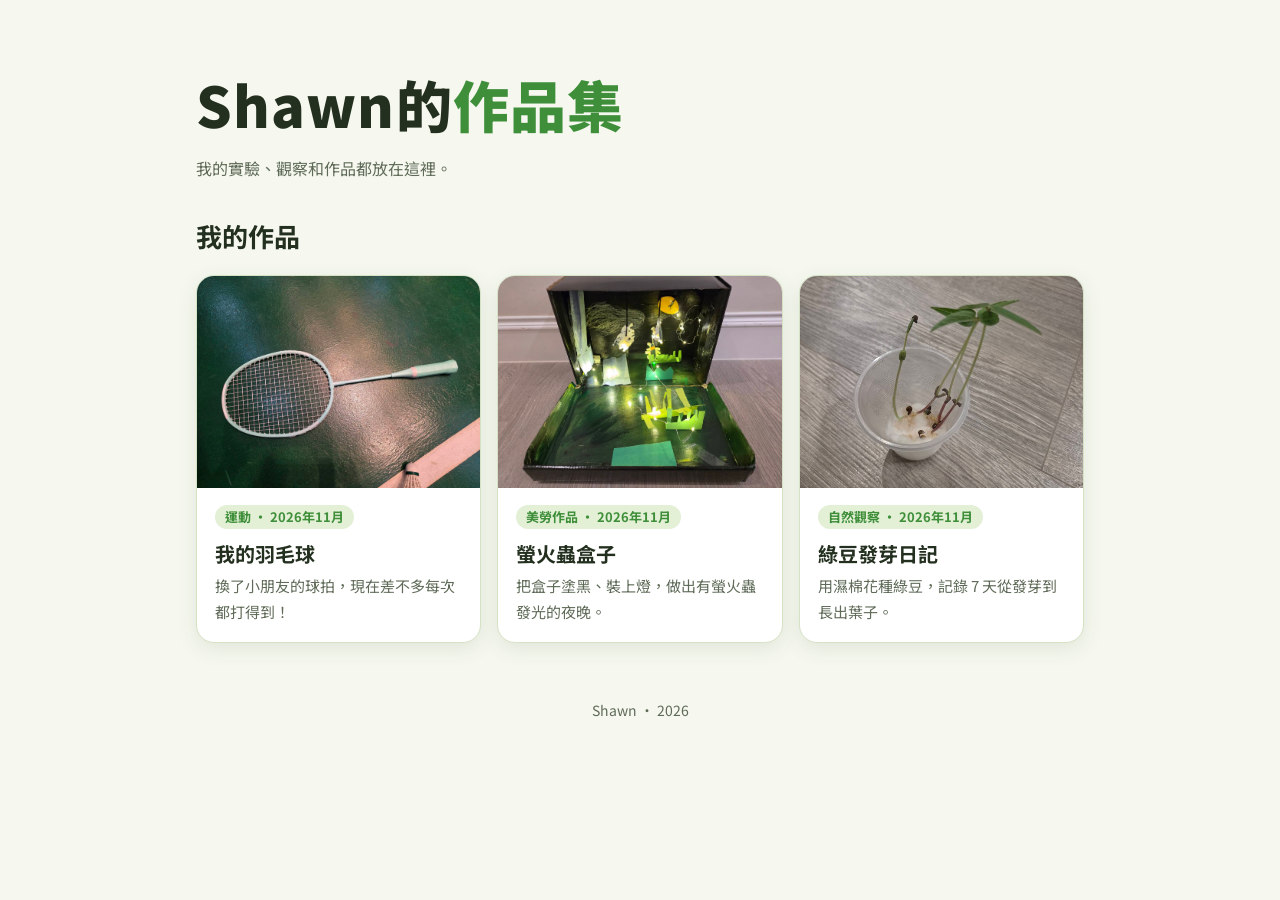
<file: index.html>
<!doctype html>
<html lang="zh-Hant">
<head>
<meta charset="utf-8">
<meta name="viewport" content="width=device-width, initial-scale=1, viewport-fit=cover">
<title>Shawn的作品集</title>
<link rel="preconnect" href="https://fonts.googleapis.com">
<link href="https://fonts.googleapis.com/css2?family=Noto+Sans+TC:wght@400;700;900&display=swap" rel="stylesheet">
<link rel="stylesheet" href="style.css">
<style>
  header { padding-block: 56px 32px; }
  h1 { font-size: clamp(34px, 8vw, 56px); font-weight: 900; margin: 0 0 4px; letter-spacing: .02em; text-wrap: balance; }
  h1 span { color: var(--green); }
  .sub { color: var(--muted); margin: 0; }

  .projects { display: grid; grid-template-columns: repeat(auto-fill, minmax(260px, 1fr)); gap: 16px; margin-bottom: 48px; }
  .project {
    display: grid; grid-template-rows: auto 1fr; background: var(--card); border: 1px solid var(--line);
    border-radius: 18px; overflow: hidden; box-shadow: var(--shadow); color: inherit; text-decoration: none;
    transition: transform .15s ease;
  }
  .project:hover { transform: translateY(-3px); }
  @media (prefers-reduced-motion: reduce) { .project { transition: none; } .project:hover { transform: none; } }
  .project img { width: 100%; aspect-ratio: 4 / 3; object-fit: cover; display: block; background: var(--green-soft); }
  .project-body { padding: 14px 18px 18px; }
  .tag { display: inline-block; background: var(--green-soft); color: var(--green); font-weight: 700; font-size: 13px; border-radius: 999px; padding: 1px 10px; }
  .project h3 { margin: 8px 0 2px; font-size: 20px; }
  .project p { margin: 0; color: var(--muted); font-size: 15px; }
</style>
</head>
<body>
<div class="wrap">
  <header>
    <h1>Shawn的<span>作品集</span></h1>
    <p class="sub">我的實驗、觀察和作品都放在這裡。</p>
  </header>

  <h2>我的作品</h2>
  <section class="projects">
    <a class="project" href="badminton/">
      <img src="badminton/photos/racket.jpg" alt="Shawn 的薄荷綠色小朋友羽毛球拍">
      <div class="project-body">
        <span class="tag">運動 · 2026年11月</span>
        <h3>我的羽毛球</h3>
        <p>換了小朋友的球拍，現在差不多每次都打得到！</p>
      </div>
    </a>
    <a class="project" href="firefly/">
      <img src="firefly/photos/all-on.jpg" alt="燈全開的螢火蟲盒子作品">
      <div class="project-body">
        <span class="tag">美勞作品 · 2026年11月</span>
        <h3>螢火蟲盒子</h3>
        <p>把盒子塗黑、裝上燈，做出有螢火蟲發光的夜晚。</p>
      </div>
    </a>
    <a class="project" href="mung-bean/">
      <img src="mung-bean/photos/day6.jpg" alt="綠豆苗長出綠色葉子">
      <div class="project-body">
        <span class="tag">自然觀察 · 2026年11月</span>
        <h3>綠豆發芽日記</h3>
        <p>用濕棉花種綠豆，記錄 7 天從發芽到長出葉子。</p>
      </div>
    </a>
  </section>

  <footer>Shawn · 2026</footer>
</div>
</body>
</html>
</file>
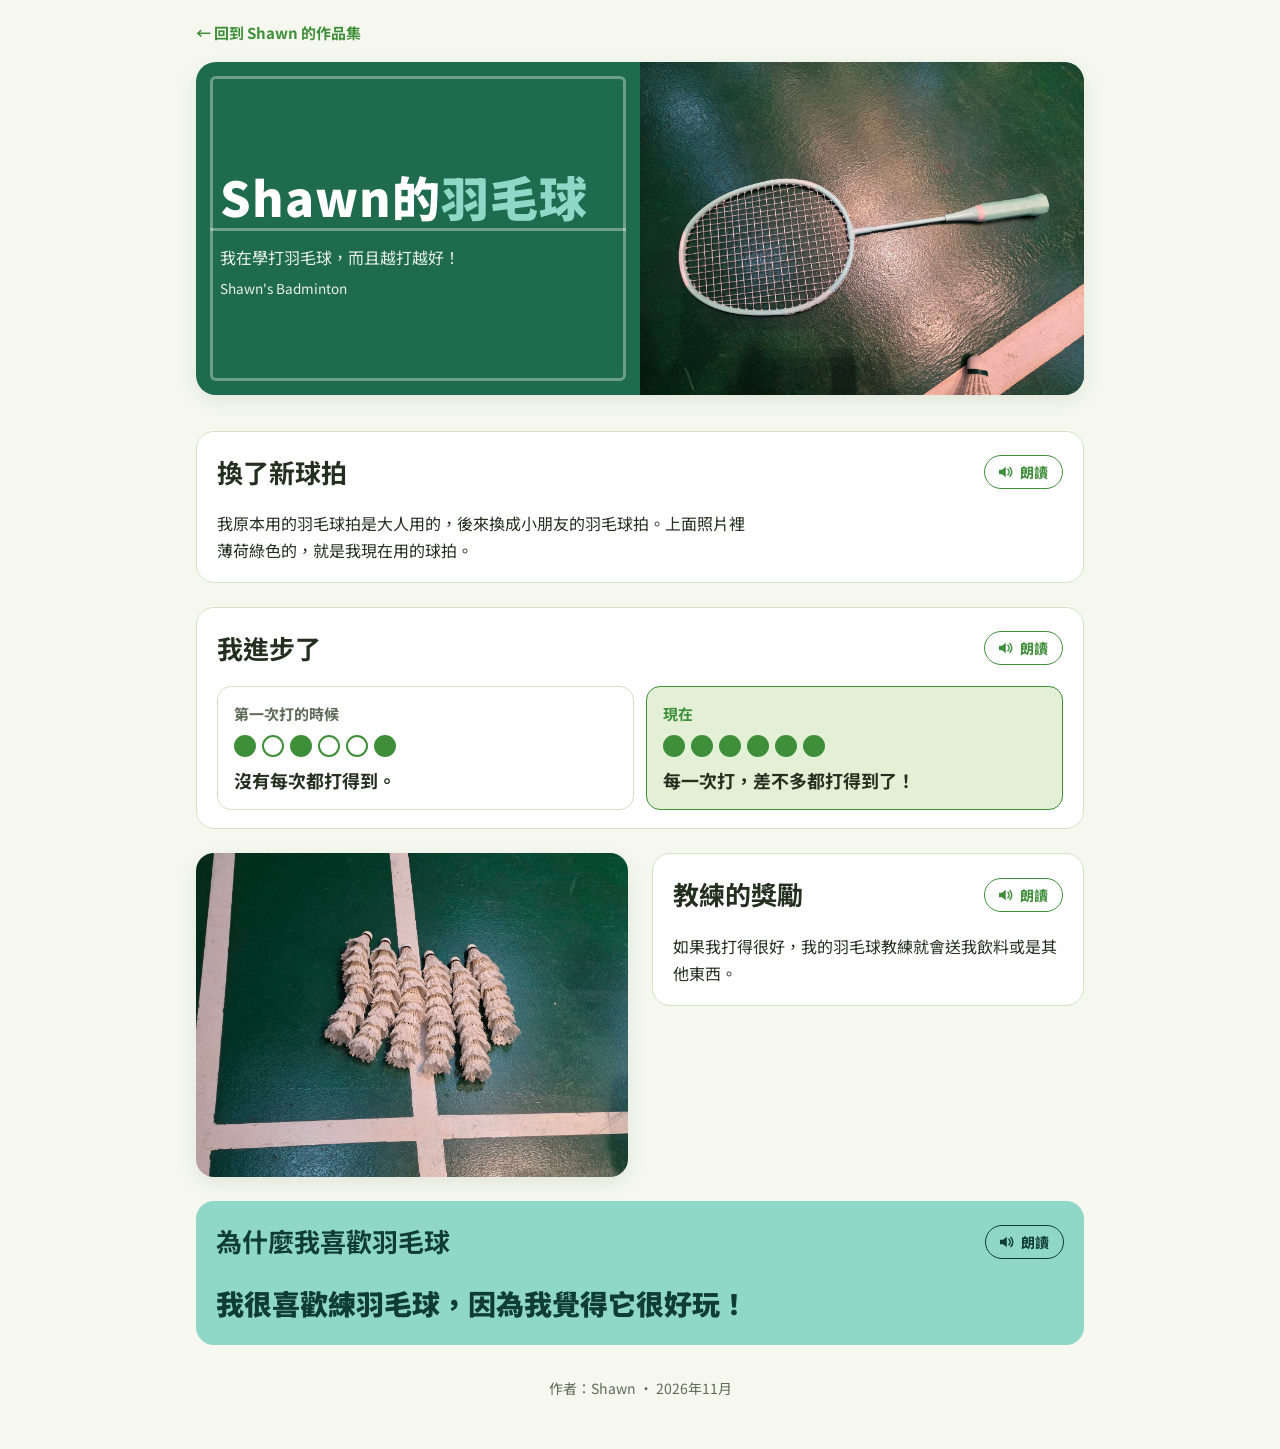
<file: badminton/index.html>
<!doctype html>
<html lang="zh-Hant">
<head>
<meta charset="utf-8">
<meta name="viewport" content="width=device-width, initial-scale=1, viewport-fit=cover">
<title>Shawn的羽毛球</title>
<link rel="preconnect" href="https://fonts.googleapis.com">
<link href="https://fonts.googleapis.com/css2?family=Noto+Sans+TC:wght@400;700;900&display=swap" rel="stylesheet">
<link rel="stylesheet" href="../style.css">
<style>
  /* Court page: green court colors with white court lines, mint accent from Shawn's racket */
  :root {
    --court: #1f6b4f;
    --court-line: #ffffff;
    --mint: #8fd8c8;
    --mint-ink: #0f3d33;
  }
  @media (prefers-color-scheme: dark) {
    :root { --court: #164d39; --court-line: #e9f2ec; --mint: #7ccab9; --mint-ink: #0b2c25; }
  }

  .hero {
    position: relative; margin: 16px 0 36px; border-radius: 20px; overflow: hidden;
    background: var(--court); color: var(--court-line); box-shadow: var(--shadow);
    display: grid; grid-template-columns: repeat(auto-fit, minmax(260px, 1fr)); align-items: stretch;
  }
  .hero-text { padding: 28px 24px; display: grid; align-content: center; gap: 6px; position: relative; }
  /* court lines */
  .hero-text::before {
    content: ""; position: absolute; inset: 14px; border: 3px solid rgba(255,255,255,.35); border-radius: 6px; pointer-events: none;
  }
  .hero-text::after {
    content: ""; position: absolute; left: 14px; right: 14px; top: 50%; border-top: 3px solid rgba(255,255,255,.35); pointer-events: none;
  }
  .hero h1 { font-size: clamp(30px, 7vw, 48px); font-weight: 900; margin: 0; letter-spacing: .02em; text-wrap: balance; position: relative; }
  .hero h1 span { color: var(--mint); }
  .hero p { margin: 0; opacity: .9; position: relative; }
  .hero img { width: 100%; height: 100%; min-height: 220px; max-width: 100%; object-fit: cover; display: block; }

  .block { background: var(--card); border: 1px solid var(--line); border-radius: 18px; padding: 18px 20px; margin-bottom: 24px; }
  .block p { margin: 0; max-width: 60ch; }

  .progress { display: grid; grid-template-columns: repeat(auto-fit, minmax(220px, 1fr)); gap: 12px; margin: 14px 0 0; }
  .stage { border-radius: 14px; padding: 14px 16px; border: 1px solid var(--line); display: grid; gap: 8px; }
  .stage b { font-size: 15px; color: var(--muted); }
  .stage .say { font-size: 18px; font-weight: 700; }
  .stage.now { background: var(--green-soft); border-color: var(--green); }
  .stage.now b { color: var(--green); }
  .hits { display: flex; gap: 6px; flex-wrap: wrap; }
  .hit { width: 22px; height: 22px; border-radius: 50%; border: 2px solid var(--green); }
  .hit.yes { background: var(--green); }

  .two { display: grid; grid-template-columns: repeat(auto-fit, minmax(260px, 1fr)); gap: 24px; align-items: start; margin-bottom: 24px; }
  .two .block { margin-bottom: 0; }
  .photo { width: 100%; max-width: 100%; border-radius: 18px; display: block; box-shadow: var(--shadow); }

  .love { background: var(--mint); color: var(--mint-ink); border: 0; }
  .love .read-btn { background: transparent; color: var(--mint-ink); border-color: var(--mint-ink); }
  .love.reading { outline-color: var(--mint-ink); }
  .love .big { font-size: clamp(22px, 5vw, 28px); font-weight: 900; margin: 0; }
</style>
</head>
<body>
<div class="wrap">
  <nav class="back"><a href="../">← 回到 Shawn 的作品集</a></nav>

  <section class="hero">
    <div class="hero-text">
      <h1>Shawn的<span>羽毛球</span></h1>
      <p>我在學打羽毛球，而且越打越好！</p>
      <p lang="en" style="font-size:.85em">Shawn's Badminton</p>
    </div>
    <img src="photos/racket.jpg" alt="Shawn 的小朋友羽毛球拍，薄荷綠色，放在綠色的球場上，旁邊有一顆羽毛球">
  </section>

  <section class="block" data-read>
    <div class="heading-row"><h2>換了新球拍</h2><span class="read-slot"></span></div>
    <p>我原本用的羽毛球拍是大人用的，後來換成小朋友的羽毛球拍。上面照片裡薄荷綠色的，就是我現在用的球拍。</p>
  </section>

  <section class="block" data-read>
    <div class="heading-row"><h2>我進步了</h2><span class="read-slot"></span></div>
    <div class="progress">
      <div class="stage">
        <b>第一次打的時候</b>
        <div class="hits" aria-hidden="true">
          <span class="hit yes"></span><span class="hit"></span><span class="hit yes"></span><span class="hit"></span><span class="hit"></span><span class="hit yes"></span>
        </div>
        <div class="say">沒有每次都打得到。</div>
      </div>
      <div class="stage now">
        <b>現在</b>
        <div class="hits" aria-hidden="true">
          <span class="hit yes"></span><span class="hit yes"></span><span class="hit yes"></span><span class="hit yes"></span><span class="hit yes"></span><span class="hit yes"></span>
        </div>
        <div class="say">每一次打，差不多都打得到了！</div>
      </div>
    </div>
  </section>

  <div class="two">
    <img class="photo" src="photos/shuttlecocks.jpg" alt="球場上排成一排一排的羽毛球" loading="lazy">
    <section class="block" data-read>
      <div class="heading-row"><h2>教練的獎勵</h2><span class="read-slot"></span></div>
      <p>如果我打得很好，我的羽毛球教練就會送我飲料或是其他東西。</p>
    </section>
  </div>

  <section class="block love" data-read>
    <div class="heading-row"><h2>為什麼我喜歡羽毛球</h2><span class="read-slot"></span></div>
    <p class="big">我很喜歡練羽毛球，因為我覺得它很好玩！</p>
  </section>

  <footer>作者：Shawn · 2026年11月</footer>
</div>
<script src="../read-aloud.js"></script>
</body>
</html>
</file>
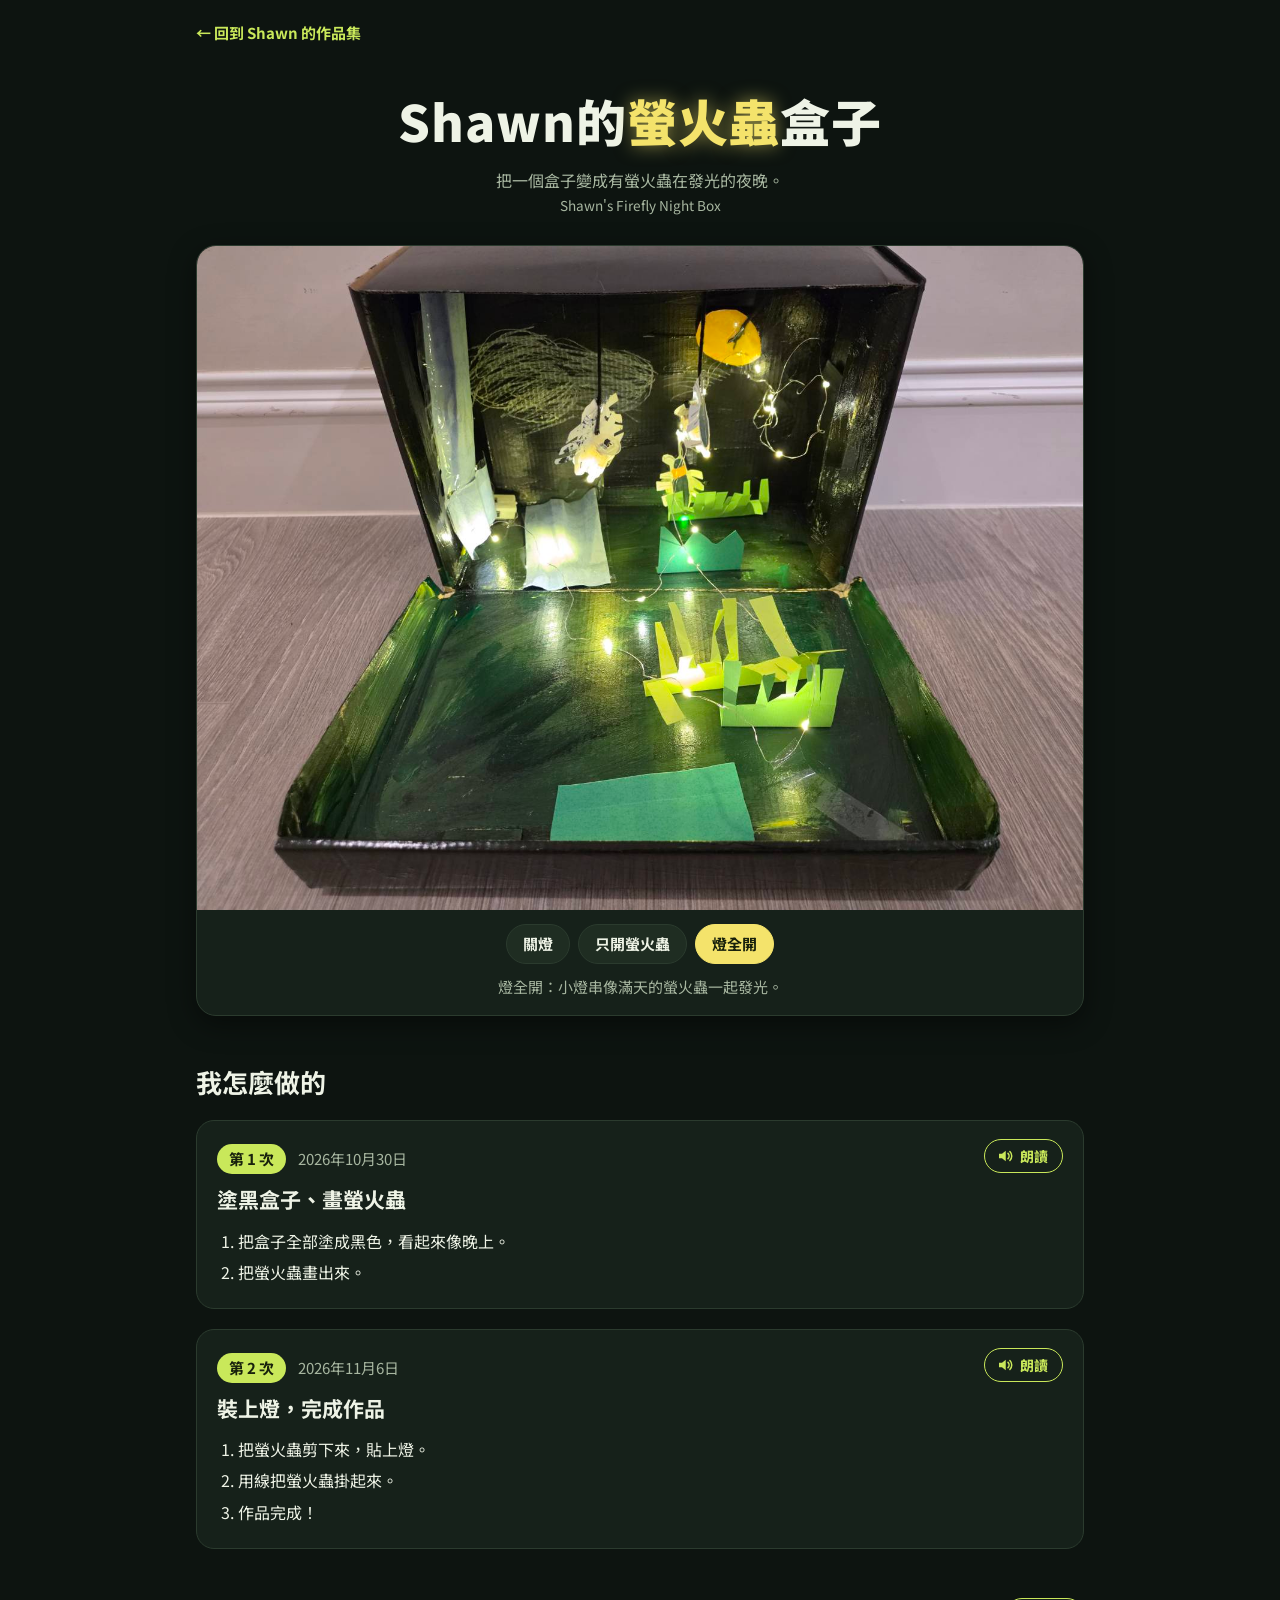
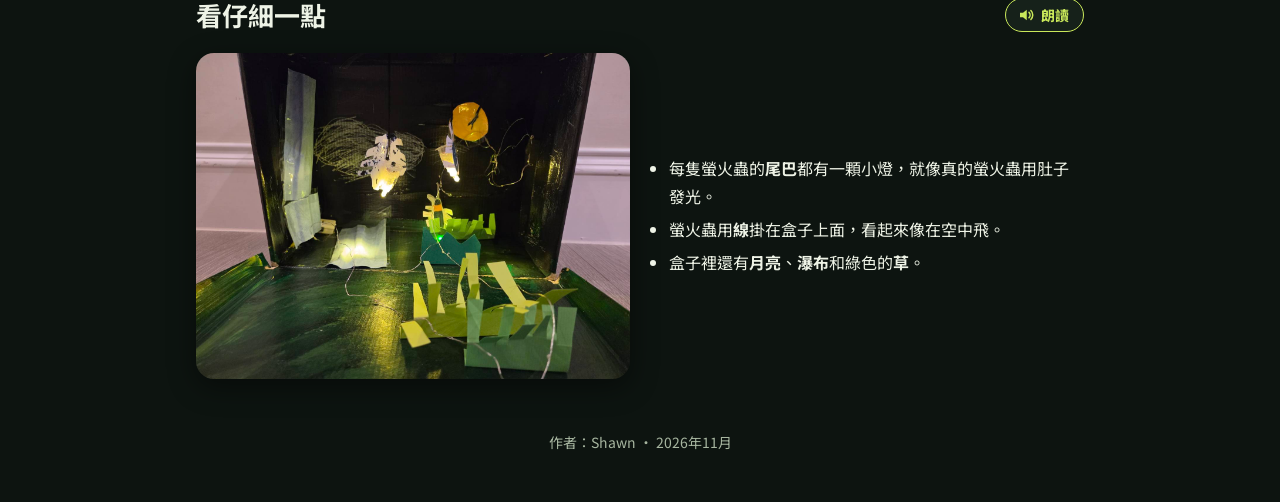
<file: firefly/index.html>
<!doctype html>
<html lang="zh-Hant">
<head>
<meta charset="utf-8">
<meta name="viewport" content="width=device-width, initial-scale=1, viewport-fit=cover">
<title>Shawn的螢火蟲盒子</title>
<link rel="preconnect" href="https://fonts.googleapis.com">
<link href="https://fonts.googleapis.com/css2?family=Noto+Sans+TC:wght@400;700;900&display=swap" rel="stylesheet">
<link rel="stylesheet" href="../style.css">
<style>
  /* A night page: this project is a dark box lit by fireflies, so it stays dark in both themes */
  :root {
    --bg: #0d1410; --card: #16211a; --ink: #eef3e6; --muted: #a7b6a0;
    --green: #c9e85a; --on-green: #18210c; --green-soft: #1f2d22; --line: #2b3b2e;
    --glow: #f4e36b;
    --shadow: 0 8px 28px rgba(0,0,0,.45);
    color-scheme: dark;
  }

  header { text-align: center; padding-block: 24px 28px; }
  h1 { font-size: clamp(30px, 7vw, 50px); font-weight: 900; margin: 8px 0 4px; letter-spacing: .02em; text-wrap: balance; }
  h1 span { color: var(--glow); text-shadow: 0 0 18px rgba(244, 227, 107, .55); }
  .sub { color: var(--muted); margin: 0; }
  .en { display: block; font-size: .85em; }

  .stage { background: var(--card); border: 1px solid var(--line); border-radius: 20px; overflow: hidden; box-shadow: var(--shadow); margin-bottom: 44px; }
  .stage-img { position: relative; aspect-ratio: 4 / 3; max-width: 100%; background: #000; }
  .stage-img img { position: absolute; inset: 0; width: 100%; height: 100%; object-fit: cover; opacity: 0; transition: opacity .6s ease; }
  .stage-img img.on { opacity: 1; }
  @media (prefers-reduced-motion: reduce) { .stage-img img { transition: none; } }
  .switches { display: flex; flex-wrap: wrap; gap: 8px; padding: 14px 16px 6px; justify-content: center; }
  .switches button {
    font: inherit; font-weight: 700; font-size: 15px; color: var(--ink); background: var(--green-soft);
    border: 1px solid var(--line); border-radius: 999px; padding: 6px 16px; cursor: pointer;
  }
  .switches button[aria-pressed="true"] { background: var(--glow); color: var(--on-green); border-color: var(--glow); }
  .switches button:focus-visible { outline: 3px solid var(--glow); outline-offset: 2px; }
  .stage-caption { text-align: center; color: var(--muted); margin: 4px 16px 16px; font-size: 15px; min-height: 1.7em; }

  .steps { display: grid; gap: 20px; margin-bottom: 44px; }
  .step { background: var(--card); border: 1px solid var(--line); border-radius: 18px; padding: 18px 20px; display: grid; gap: 6px; }
  .step-head { display: flex; flex-wrap: wrap; align-items: baseline; gap: 4px 12px; }
  .badge { background: var(--green); color: var(--on-green); font-weight: 700; border-radius: 999px; padding: 2px 12px; font-size: 15px; }
  .date { color: var(--muted); font-size: 15px; }
  .step h3 { margin: 4px 0 0; font-size: 21px; width: 100%; }
  .step ol { margin: 0; padding-left: 1.3em; }
  .step li { margin: 4px 0; }

  .closeup { display: grid; grid-template-columns: repeat(auto-fit, minmax(260px, 1fr)); gap: 20px; align-items: center; margin-bottom: 44px; }
  .closeup img { width: 100%; max-width: 100%; border-radius: 18px; display: block; box-shadow: var(--shadow); }
  .closeup ul { margin: 0; padding-left: 1.2em; }
  .closeup li { margin: 6px 0; }
</style>
</head>
<body>
<div class="wrap">
  <nav class="back"><a href="../">← 回到 Shawn 的作品集</a></nav>

  <header>
    <h1>Shawn的<span>螢火蟲</span>盒子</h1>
    <p class="sub">把一個盒子變成有螢火蟲在發光的夜晚。
      <span class="en">Shawn's Firefly Night Box</span></p>
  </header>

  <section class="stage" aria-label="作品照片">
    <div class="stage-img">
      <img src="photos/all-on.jpg" alt="燈全部打開的螢火蟲盒子，小燈串在草地和天空閃閃發亮" class="on" data-key="all">
      <img src="photos/fireflies-on.jpg" alt="只有螢火蟲亮燈的盒子，三隻螢火蟲在黑暗中發光" data-key="fireflies">
      <img src="photos/lights-off.jpg" alt="燈關掉的螢火蟲盒子，可以看清楚月亮、瀑布、草和螢火蟲" data-key="off">
    </div>
    <div class="switches" role="group" aria-label="切換燈光">
      <button type="button" data-show="off" aria-pressed="false">關燈</button>
      <button type="button" data-show="fireflies" aria-pressed="false">只開螢火蟲</button>
      <button type="button" data-show="all" aria-pressed="true">燈全開</button>
    </div>
    <p class="stage-caption" id="caption" aria-live="polite">燈全開：小燈串像滿天的螢火蟲一起發光。</p>
  </section>

  <h2>我怎麼做的</h2>
  <div class="steps">
    <article class="step" data-read>
      <div class="step-head">
        <span class="badge">第 1 次</span><span class="date">2026年10月30日</span>
        <span class="read-slot"></span>
        <h3>塗黑盒子、畫螢火蟲</h3>
      </div>
      <ol>
        <li>把盒子全部塗成黑色，看起來像晚上。</li>
        <li>把螢火蟲畫出來。</li>
      </ol>
    </article>
    <article class="step" data-read>
      <div class="step-head">
        <span class="badge">第 2 次</span><span class="date">2026年11月6日</span>
        <span class="read-slot"></span>
        <h3>裝上燈，完成作品</h3>
      </div>
      <ol>
        <li>把螢火蟲剪下來，貼上燈。</li>
        <li>用線把螢火蟲掛起來。</li>
        <li>作品完成！</li>
      </ol>
    </article>
  </div>

  <div data-read>
  <div class="heading-row"><h2>看仔細一點</h2><span class="read-slot"></span></div>
  <section class="closeup">
    <img src="photos/closeup.jpg" alt="螢火蟲近照：剪下來的螢火蟲用線掛著，尾巴的燈亮起來" loading="lazy">
    <ul>
      <li>每隻螢火蟲的<b>尾巴</b>都有一顆小燈，就像真的螢火蟲用肚子發光。</li>
      <li>螢火蟲用<b>線</b>掛在盒子上面，看起來像在空中飛。</li>
      <li>盒子裡還有<b>月亮</b>、<b>瀑布</b>和綠色的<b>草</b>。</li>
    </ul>
  </section>
  </div>

  <footer>作者：Shawn · 2026年11月</footer>
</div>

<script>
  const captions = {
    off: '關燈：可以看清楚月亮、瀑布、草和螢火蟲。',
    fireflies: '只開螢火蟲：三隻螢火蟲在黑黑的夜裡發光。',
    all: '燈全開：小燈串像滿天的螢火蟲一起發光。'
  };
  const imgs = document.querySelectorAll('.stage-img img');
  const btns = document.querySelectorAll('.switches button');
  const cap = document.getElementById('caption');
  btns.forEach(btn => btn.addEventListener('click', () => {
    const key = btn.dataset.show;
    imgs.forEach(img => img.classList.toggle('on', img.dataset.key === key));
    btns.forEach(b => b.setAttribute('aria-pressed', String(b === btn)));
    cap.textContent = captions[key];
  }));
</script>
<script src="../read-aloud.js"></script>
</body>
</html>
</file>
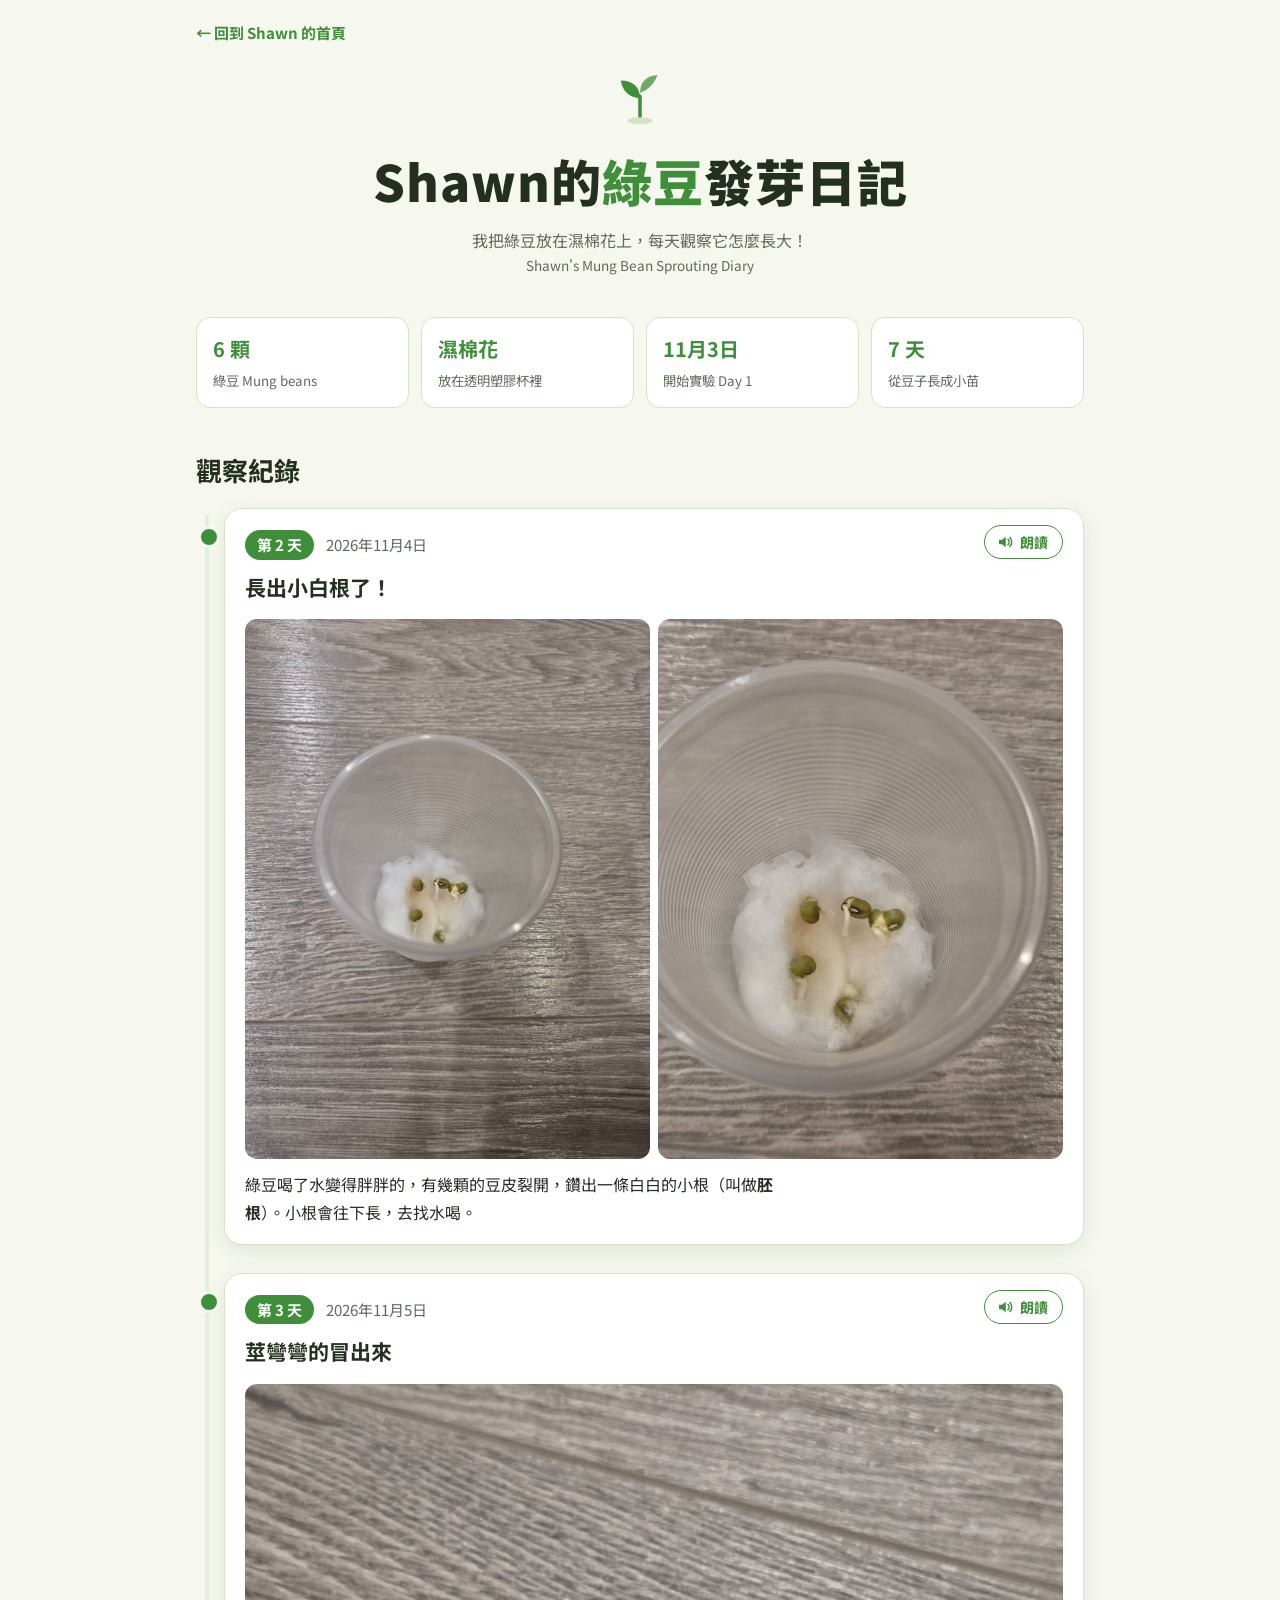
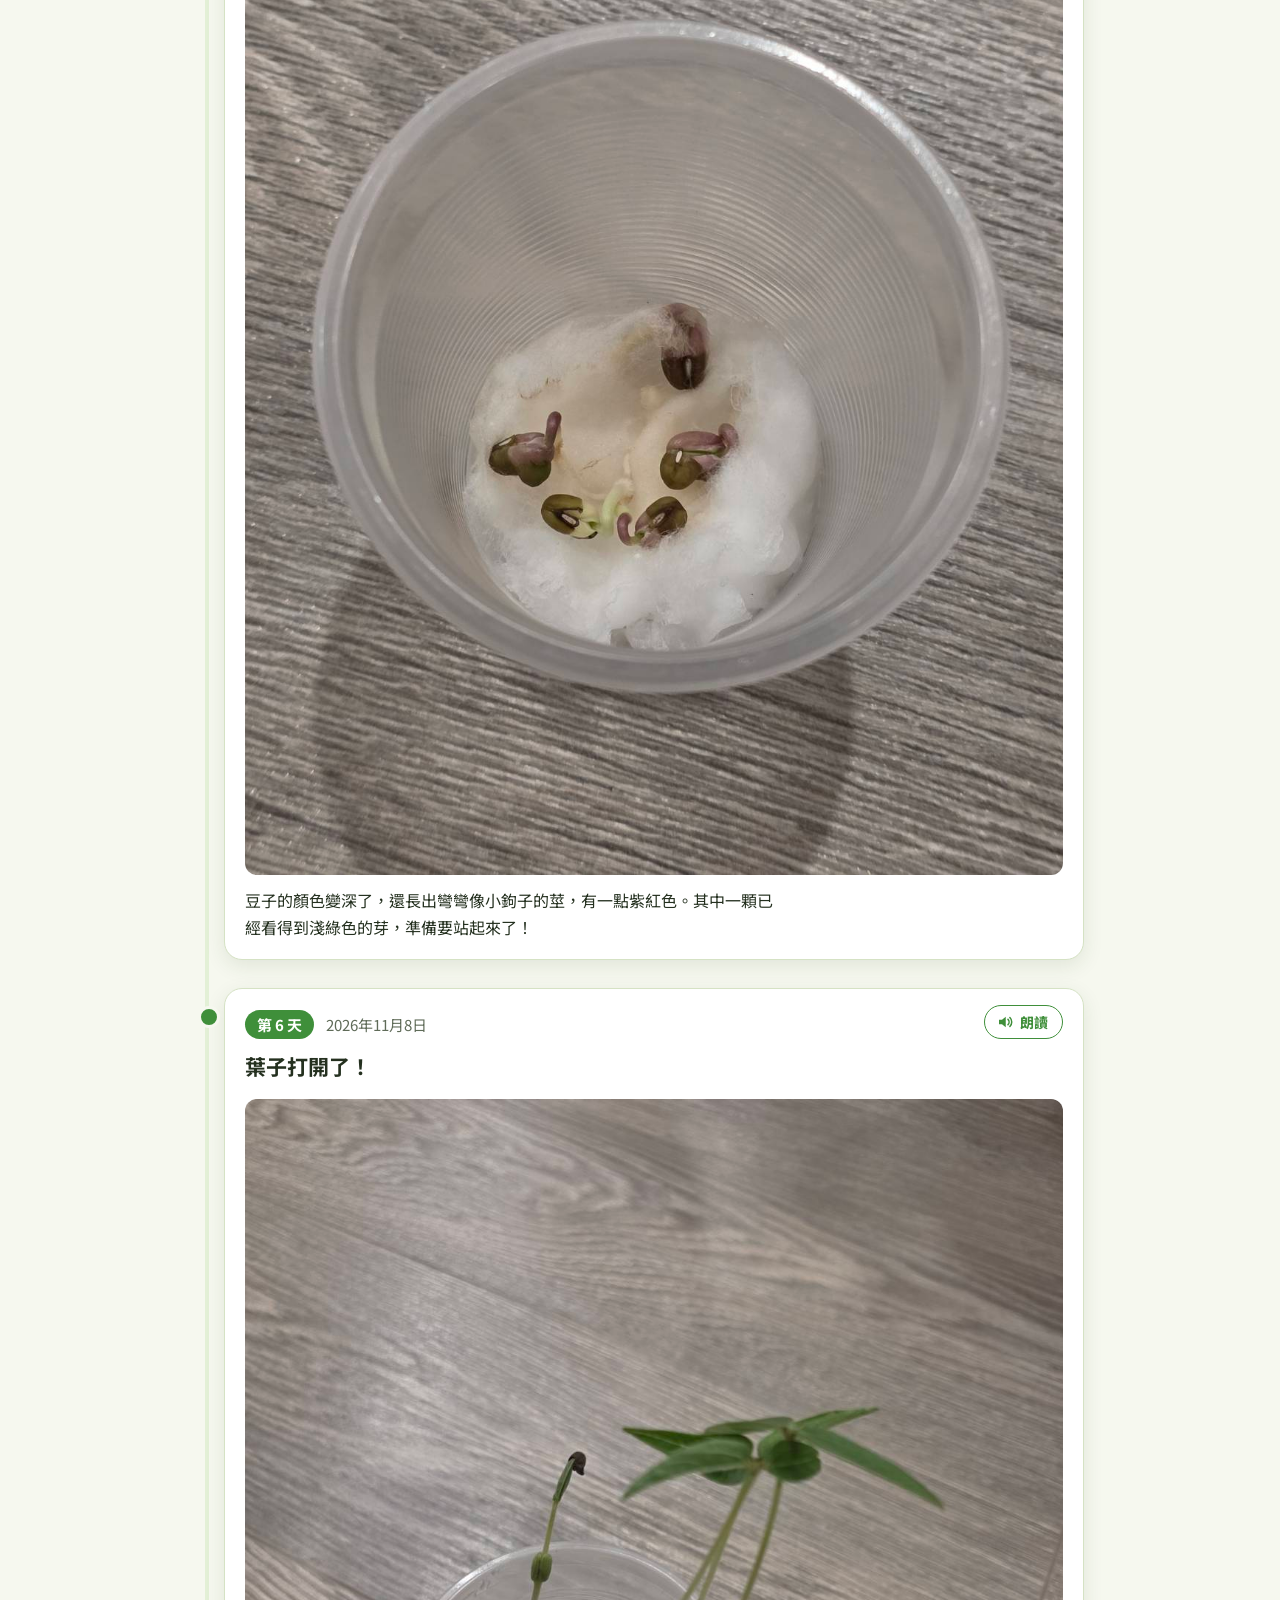
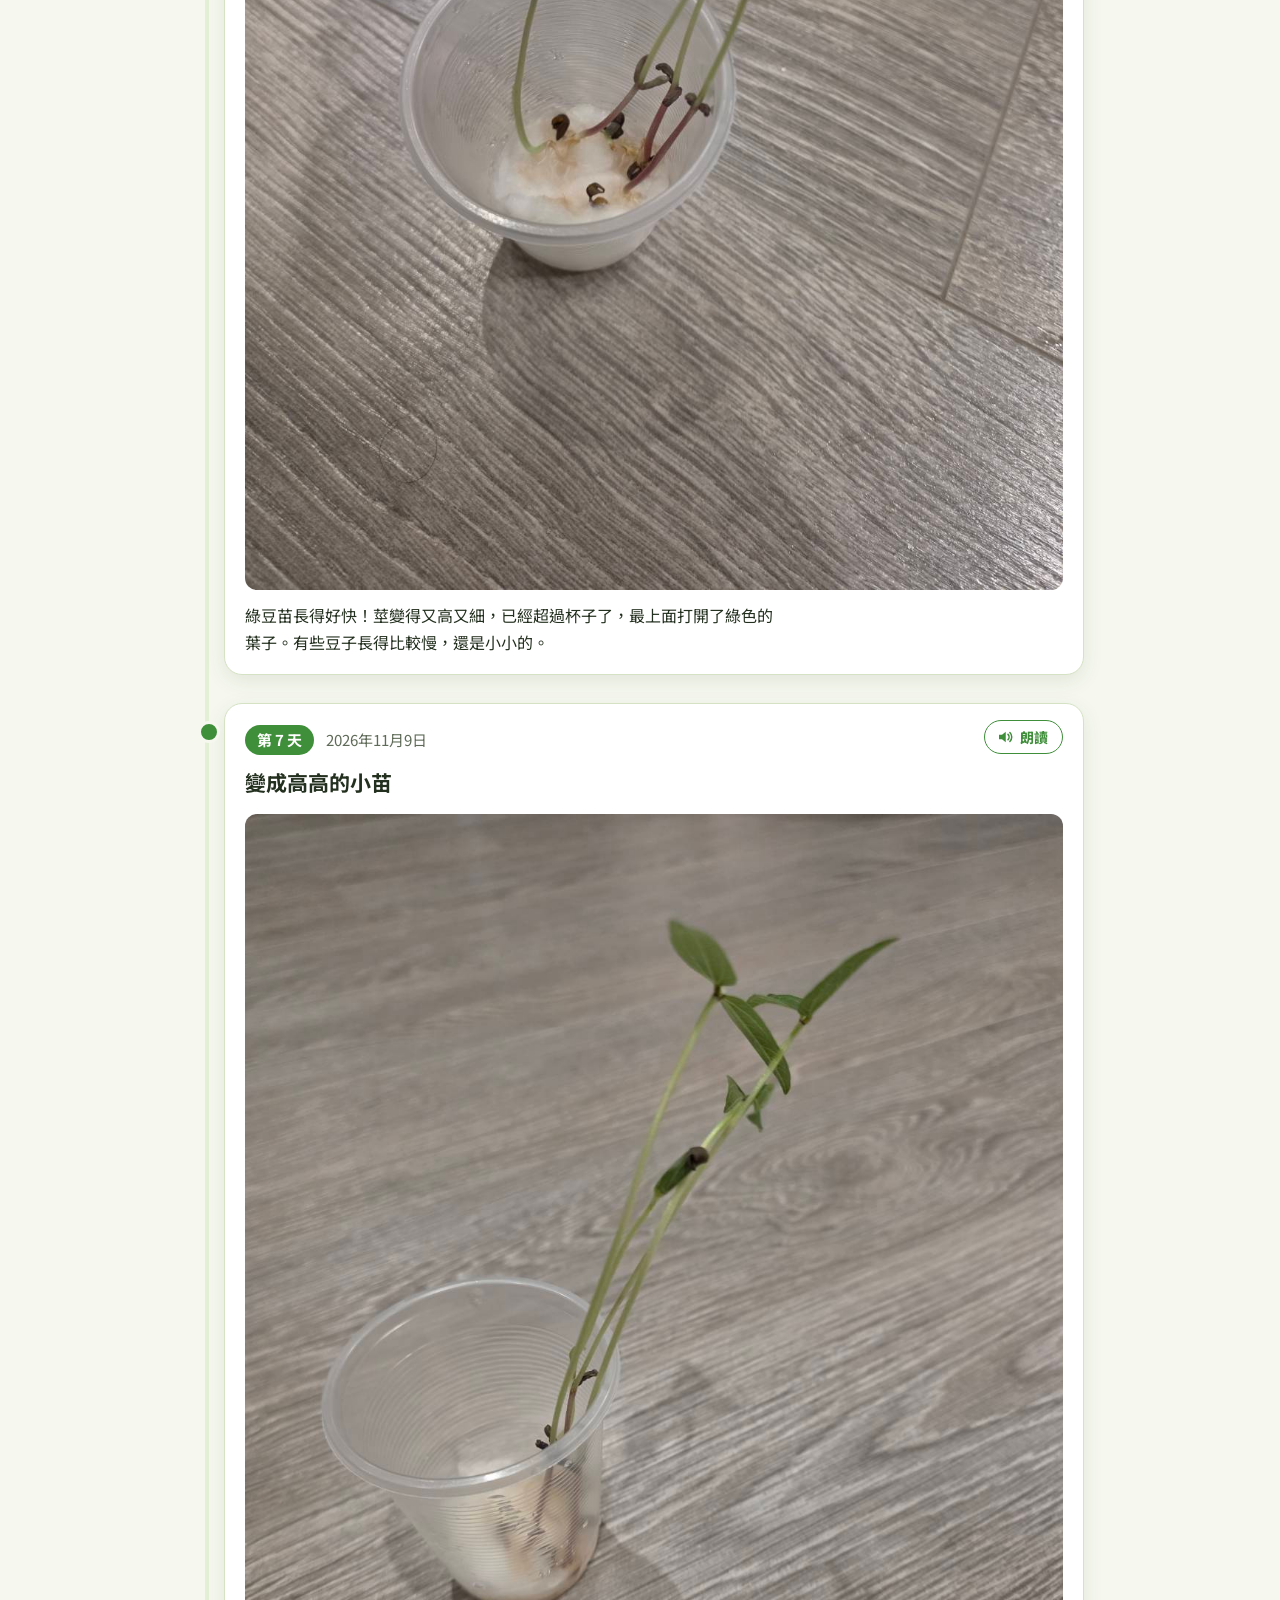
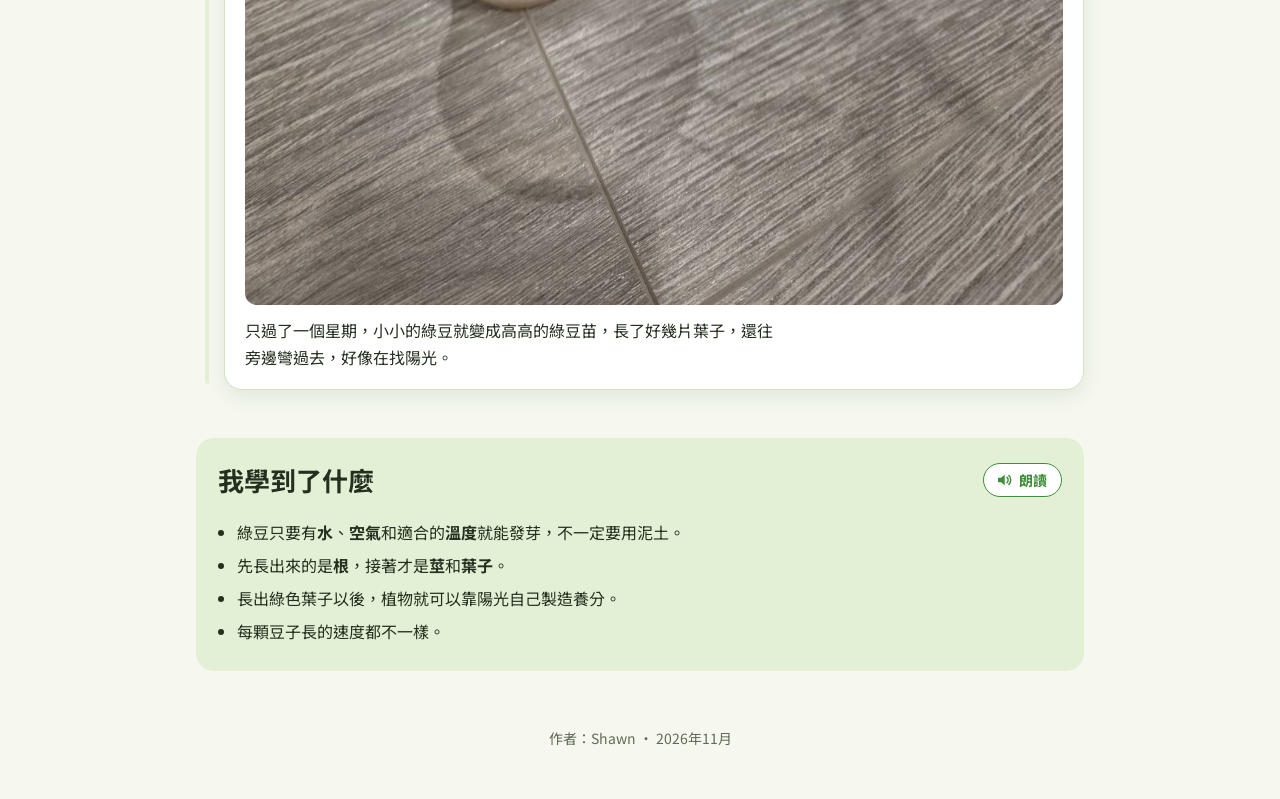
<file: mung-bean/index.html>
<!doctype html>
<html lang="zh-Hant">
<head>
<meta charset="utf-8">
<meta name="viewport" content="width=device-width, initial-scale=1, viewport-fit=cover">
<title>Shawn的綠豆日記</title>
<link rel="preconnect" href="https://fonts.googleapis.com">
<link href="https://fonts.googleapis.com/css2?family=Noto+Sans+TC:wght@400;700;900&display=swap" rel="stylesheet">
<link rel="stylesheet" href="../style.css">
<style>
  header { text-align: center; padding-block: 24px 32px; }
  .sprout { width: 56px; height: 56px; display: block; margin: 0 auto; }
  h1 { font-size: clamp(30px, 7vw, 50px); font-weight: 900; margin: 12px 0 4px; letter-spacing: .02em; text-wrap: balance; }
  h1 span { color: var(--green); }
  .sub { color: var(--muted); margin: 0; }
  .en { display: block; font-size: .85em; }

  .facts { display: grid; grid-template-columns: repeat(auto-fit, minmax(150px, 1fr)); gap: 12px; margin: 8px 0 40px; }
  .fact { background: var(--card); border: 1px solid var(--line); border-radius: 14px; padding: 14px 16px; }
  .fact b { display: block; font-size: 20px; color: var(--green); }
  .fact small { color: var(--muted); }

  .timeline { position: relative; padding-left: 28px; margin-bottom: 48px; display: grid; gap: 28px; }
  .timeline::before { content: ""; position: absolute; left: 9px; top: 6px; bottom: 6px; width: 4px; border-radius: 2px; background: var(--green-soft); }
  .day { position: relative; min-width: 0; }
  .day::before { content: ""; position: absolute; left: -26px; top: 18px; width: 16px; height: 16px; border-radius: 50%; background: var(--green); border: 3px solid var(--bg); }
  .card { background: var(--card); border: 1px solid var(--line); border-radius: 18px; overflow: hidden; box-shadow: var(--shadow); }
  .card-head { display: flex; flex-wrap: wrap; align-items: baseline; gap: 4px 12px; padding: 16px 20px 0; }
  .badge { background: var(--green); color: var(--on-green); font-weight: 700; border-radius: 999px; padding: 2px 12px; font-size: 15px; }
  .date { color: var(--muted); font-size: 15px; }
  .card h3 { width: 100%; margin: 6px 0 0; font-size: 21px; }
  .photos { display: grid; grid-template-columns: repeat(auto-fit, minmax(200px, 1fr)); gap: 8px; padding: 14px 20px 0; }
  .photos button { padding: 0; border: 0; background: none; cursor: zoom-in; border-radius: 12px; }
  .photos button:focus-visible { outline: 3px solid var(--green); outline-offset: 3px; }
  .photos img { width: 100%; max-width: 100%; aspect-ratio: 3 / 4; object-fit: cover; border-radius: 12px; display: block; background: var(--green-soft); }
  .card p { margin: 12px 20px 18px; max-width: 60ch; }

  .learn { background: var(--green-soft); border-radius: 18px; padding: 20px 22px; margin-bottom: 48px; }
  .learn ul { margin: 0; padding-left: 1.2em; }
  .learn li { margin: 6px 0; }

  .lightbox {
    position: fixed; inset: 0; background: rgba(0,0,0,.88); align-items: center; justify-content: center; z-index: 10; cursor: zoom-out; display: flex;
    padding: max(16px, env(safe-area-inset-top, 0px)) max(16px, env(safe-area-inset-right, 0px)) max(16px, env(safe-area-inset-bottom, 0px)) max(16px, env(safe-area-inset-left, 0px));
  }
  .lightbox[hidden] { display: none; }
  .lightbox img { max-width: 100%; max-height: 100%; border-radius: 12px; }
</style>
</head>
<body>
<div class="wrap">
  <nav class="back"><a href="../">← 回到 Shawn 的首頁</a></nav>

  <header>
    <svg class="sprout" viewBox="0 0 64 64" aria-hidden="true">
      <path d="M32 58 V30" stroke="var(--green)" stroke-width="4" stroke-linecap="round" fill="none"/>
      <path d="M32 32 C20 32 12 24 10 12 C24 12 32 20 32 32 Z" fill="var(--green)"/>
      <path d="M32 26 C40 24 48 16 52 6 C40 6 32 14 32 26 Z" fill="var(--green)" opacity=".75"/>
      <ellipse cx="32" cy="58" rx="14" ry="4" fill="var(--line)"/>
    </svg>
    <h1>Shawn的<span>綠豆</span>發芽日記</h1>
    <p class="sub">我把綠豆放在濕棉花上，每天觀察它怎麼長大！
      <span class="en">Shawn's Mung Bean Sprouting Diary</span></p>
  </header>

  <section class="facts" aria-label="實驗資料">
    <div class="fact"><b>6 顆</b><small>綠豆 Mung beans</small></div>
    <div class="fact"><b>濕棉花</b><small>放在透明塑膠杯裡</small></div>
    <div class="fact"><b>11月3日</b><small>開始實驗 Day 1</small></div>
    <div class="fact"><b>7 天</b><small>從豆子長成小苗</small></div>
  </section>

  <h2>觀察紀錄</h2>
  <div class="timeline">

    <article class="day">
      <div class="card" data-read>
        <div class="card-head">
          <span class="badge">第 2 天</span><span class="date">2026年11月4日</span>
          <span class="read-slot"></span>
          <h3>長出小白根了！</h3>
        </div>
        <div class="photos">
          <button type="button"><img src="photos/day2-a.jpg" alt="第2天：杯子裡的綠豆放在濕棉花上"></button>
          <button type="button"><img src="photos/day2-b.jpg" alt="第2天近照：綠豆長出白色的小根"></button>
        </div>
        <p>綠豆喝了水變得胖胖的，有幾顆的豆皮裂開，鑽出一條白白的小根（叫做<b>胚根</b>）。小根會往下長，去找水喝。</p>
      </div>
    </article>

    <article class="day">
      <div class="card" data-read>
        <div class="card-head">
          <span class="badge">第 3 天</span><span class="date">2026年11月5日</span>
          <span class="read-slot"></span>
          <h3>莖彎彎的冒出來</h3>
        </div>
        <div class="photos">
          <button type="button"><img src="photos/day3.jpg" alt="第3天：綠豆長出彎彎的紫紅色莖" loading="lazy"></button>
        </div>
        <p>豆子的顏色變深了，還長出彎彎像小鉤子的莖，有一點紫紅色。其中一顆已經看得到淺綠色的芽，準備要站起來了！</p>
      </div>
    </article>

    <article class="day">
      <div class="card" data-read>
        <div class="card-head">
          <span class="badge">第 6 天</span><span class="date">2026年11月8日</span>
          <span class="read-slot"></span>
          <h3>葉子打開了！</h3>
        </div>
        <div class="photos">
          <button type="button"><img src="photos/day6.jpg" alt="第6天：綠豆苗長高，長出綠色葉子" loading="lazy"></button>
        </div>
        <p>綠豆苗長得好快！莖變得又高又細，已經超過杯子了，最上面打開了綠色的葉子。有些豆子長得比較慢，還是小小的。</p>
      </div>
    </article>

    <article class="day">
      <div class="card" data-read>
        <div class="card-head">
          <span class="badge">第 7 天</span><span class="date">2026年11月9日</span>
          <span class="read-slot"></span>
          <h3>變成高高的小苗</h3>
        </div>
        <div class="photos">
          <button type="button"><img src="photos/day7.jpg" alt="第7天：高高的綠豆苗從杯子裡長出來" loading="lazy"></button>
        </div>
        <p>只過了一個星期，小小的綠豆就變成高高的綠豆苗，長了好幾片葉子，還往旁邊彎過去，好像在找陽光。</p>
      </div>
    </article>

  </div>

  <section class="learn" data-read>
    <div class="heading-row"><h2>我學到了什麼</h2><span class="read-slot"></span></div>
    <ul>
      <li>綠豆只要有<b>水</b>、<b>空氣</b>和適合的<b>溫度</b>就能發芽，不一定要用泥土。</li>
      <li>先長出來的是<b>根</b>，接著才是<b>莖</b>和<b>葉子</b>。</li>
      <li>長出綠色葉子以後，植物就可以靠陽光自己製造養分。</li>
      <li>每顆豆子長的速度都不一樣。</li>
    </ul>
  </section>

  <footer>作者：Shawn · 2026年11月</footer>
</div>

<div class="lightbox" id="lb" role="dialog" aria-label="放大照片" hidden><img alt=""></div>
<script>
  const lb = document.getElementById('lb');
  const lbImg = lb.querySelector('img');
  document.querySelectorAll('.photos button').forEach(btn => {
    const img = btn.querySelector('img');
    btn.addEventListener('click', () => { lbImg.src = img.src; lbImg.alt = img.alt; lb.hidden = false; });
  });
  lb.addEventListener('click', () => { lb.hidden = true; });
  document.addEventListener('keydown', e => { if (e.key === 'Escape') lb.hidden = true; });
</script>
<script src="../read-aloud.js"></script>
</body>
</html>
</file>
<file: style.css>
/* Shared styles for every page on Shawn's site */
:root {
  --bg: #f6f8ef;
  --card: #ffffff;
  --ink: #24301f;
  --muted: #5f6b58;
  --green: #3f8f3a;
  --on-green: #ffffff;
  --green-soft: #e3f0d6;
  --line: #d5e2c4;
  --shadow: 0 6px 20px rgba(40, 70, 30, .10);
  --font: "Noto Sans TC", "PingFang TC", "Microsoft JhengHei", system-ui, sans-serif;
}
@media (prefers-color-scheme: dark) {
  :root {
    --bg: #151a13; --card: #1f261c; --ink: #e8efe0; --muted: #a9b5a0;
    --green: #7cc76f; --on-green: #12200f; --green-soft: #26331f; --line: #33412c;
    --shadow: 0 6px 20px rgba(0,0,0,.35);
    color-scheme: dark;
  }
}
* { box-sizing: border-box; }
body {
  margin: 0; background: var(--bg); color: var(--ink);
  font-family: var(--font); font-size: 16px; line-height: 1.7;
}
img { max-width: 100%; }
.wrap {
  max-width: 920px; margin: 0 auto;
  padding-left: max(16px, env(safe-area-inset-left, 0px));
  padding-right: max(16px, env(safe-area-inset-right, 0px));
}
a { color: var(--green); }
a:focus-visible { outline: 3px solid var(--green); outline-offset: 3px; border-radius: 4px; }
h2 { font-size: 26px; margin: 0 0 16px; text-wrap: balance; }
.back { padding-block: 20px 0; font-size: 15px; }
.back a { text-decoration: none; font-weight: 700; }
.back a:hover { text-decoration: underline; }
/* Read-aloud button (read-aloud.js) */
.read-slot { margin-left: auto; display: inline-flex; }
.read-btn {
  display: inline-flex; align-items: center; gap: 6px;
  font: inherit; font-size: 14px; font-weight: 700; line-height: 1;
  color: var(--green); background: var(--card); border: 1.5px solid var(--green);
  border-radius: 999px; padding: 7px 14px 7px 11px; cursor: pointer;
}
.read-btn:hover { background: var(--green-soft); }
.read-btn:focus-visible { outline: 3px solid var(--green); outline-offset: 2px; }
.reading .read-btn { background: var(--green); color: var(--on-green); }
.reading { outline: 3px solid var(--green); outline-offset: 4px; }
.heading-row { display: flex; flex-wrap: wrap; align-items: center; gap: 8px 12px; margin: 0 0 16px; }
.heading-row h2 { margin: 0; }

footer { text-align: center; color: var(--muted); padding-block: 8px 48px; font-size: 14px; }
</file>
